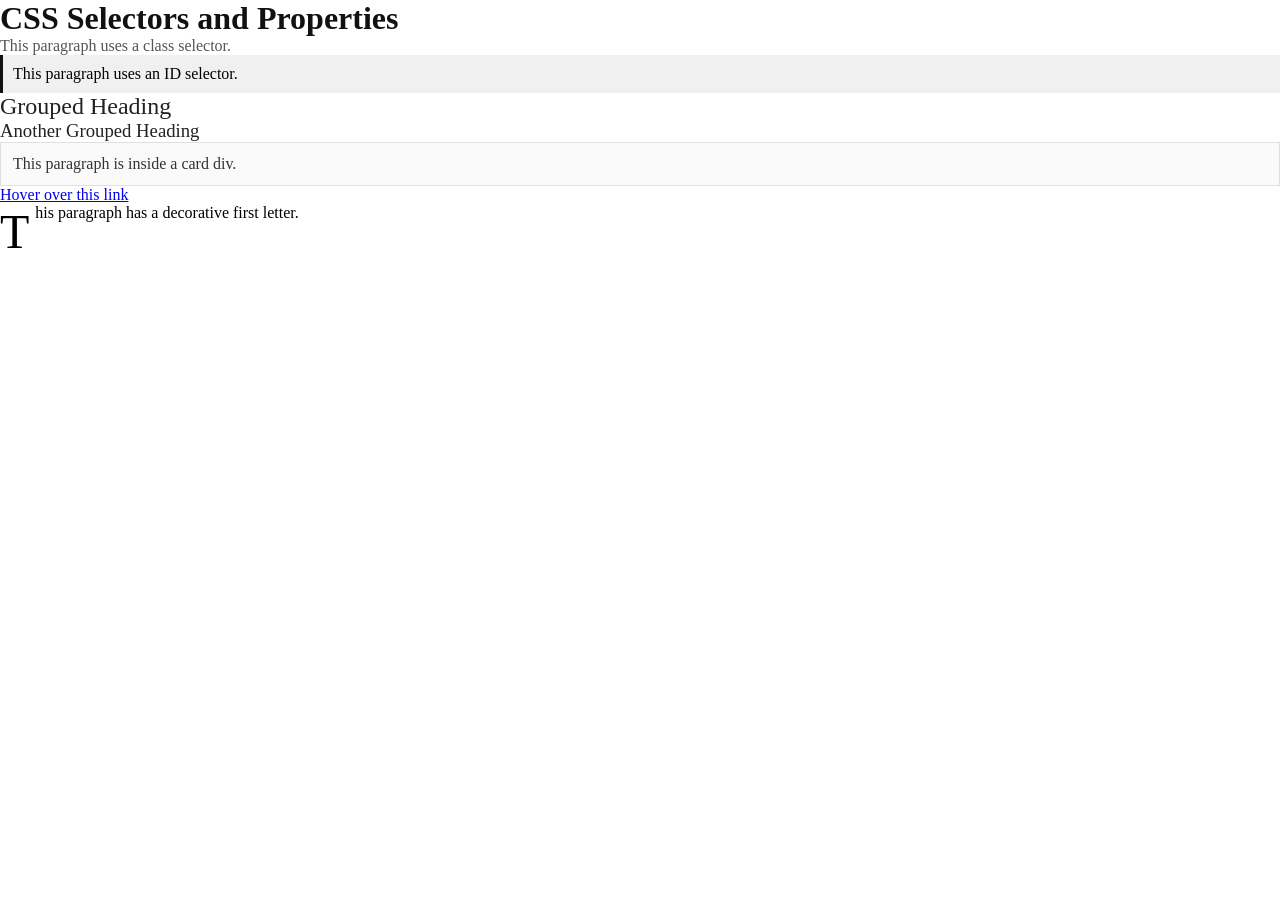
<file: 02-css/01-selectors-and-properties/index.html>
<!DOCTYPE html>
<html lang="en">
  <head>
    <meta charset="UTF-8" />
    <meta name="viewport" content="width=device-width, initial-scale=1.0" />
    <title>Selectors and Properties</title>
    <link rel="stylesheet" href="style.css" />
  </head>
  <body>

    <!-- Element selector target -->
    <h1>CSS Selectors and Properties</h1>

    <!-- Class selector target -->
    <p class="intro">This paragraph uses a class selector.</p>

    <!-- ID selector target -->
    <p id="highlight">This paragraph uses an ID selector.</p>

    <!-- Grouped selectors -->
    <h2>Grouped Heading</h2>
    <h3>Another Grouped Heading</h3>

    <!-- Descendant selector -->
    <div class="card">
      <p>This paragraph is inside a card div.</p>
    </div>

    <!-- Pseudo-class selector -->
    <a href="#">Hover over this link</a>

    <!-- Pseudo-element selector -->
    <p class="decorated">This paragraph has a decorative first letter.</p>

  </body>
</html>
</file>
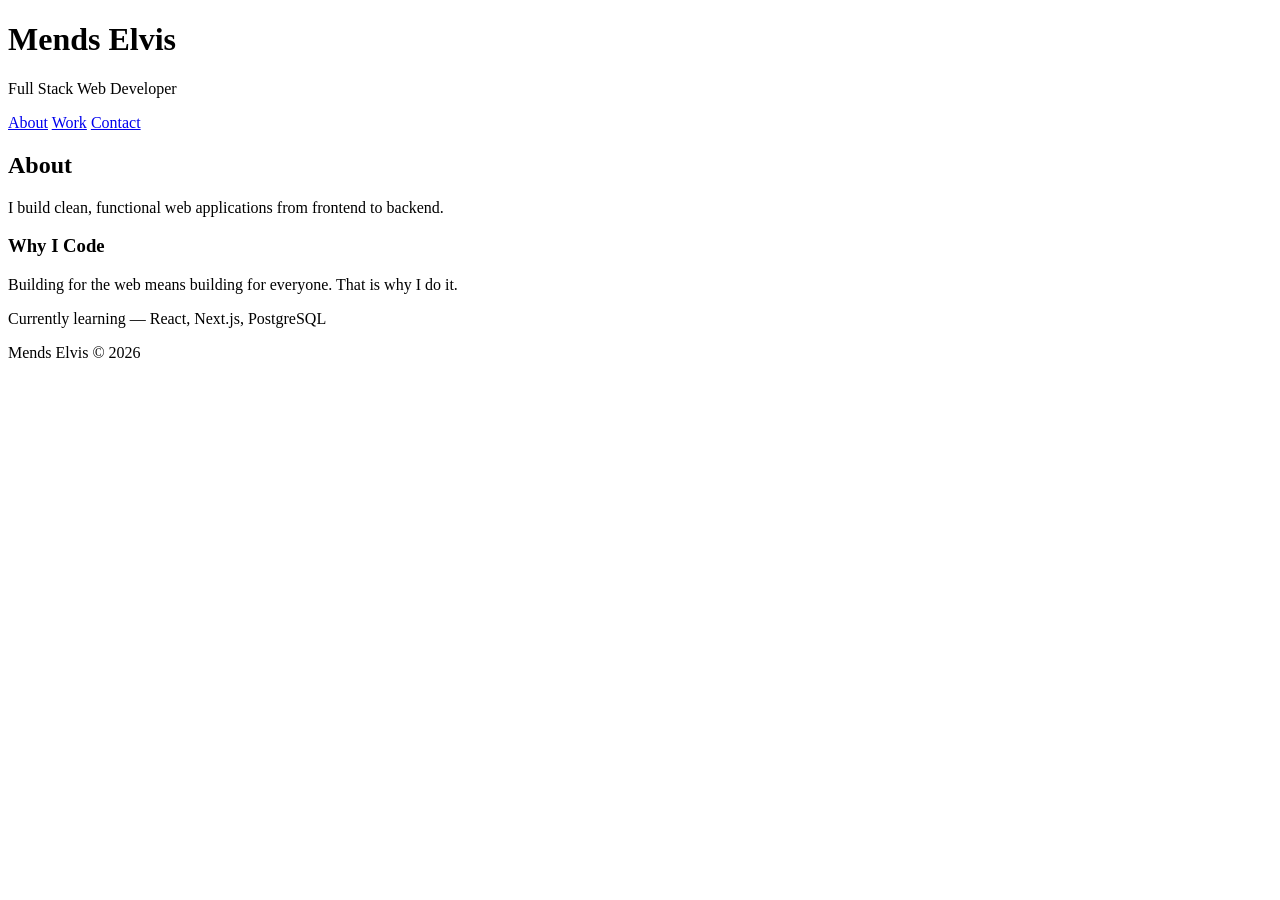
<file: 01-html/ 02-semantic-elements/       index.html/index.html>
<!DOCTYPE html>
<html lang="en">
  <head>
    <meta charset="UTF-8" />
    <meta name="viewport" content="width=device-width, initial-scale=1.0" />
    <title>Semantic Elements</title>
  </head>
  <body>

    <!-- Header — sits at the top of the page, holds the logo and nav -->
    <header>
      <h1>Mends Elvis</h1>
      <p>Full Stack Web Developer</p>
    </header>

    <!-- Nav — holds navigation links -->
    <nav>
      <a href="#about">About</a>
      <a href="#work">Work</a>
      <a href="#contact">Contact</a>
    </nav>

    <!-- Main — the primary content of the page -->
    <main>

      <!-- Section — a thematic grouping of content -->
      <section id="about">
        <h2>About</h2>
        <p>I build clean, functional web applications from frontend to backend.</p>
      </section>

      <!-- Article — self-contained content, like a blog post or card -->
      <article>
        <h3>Why I Code</h3>
        <p>Building for the web means building for everyone. That is why I do it.</p>
      </article>

      <!-- Aside — secondary content, related to the main content -->
      <aside>
        <p>Currently learning — React, Next.js, PostgreSQL</p>
      </aside>

    </main>

    <!-- Footer — sits at the bottom, holds copyright or links -->
    <footer>
      <p>Mends Elvis &copy; 2026</p>
    </footer>

  </body>
</html>
</file>
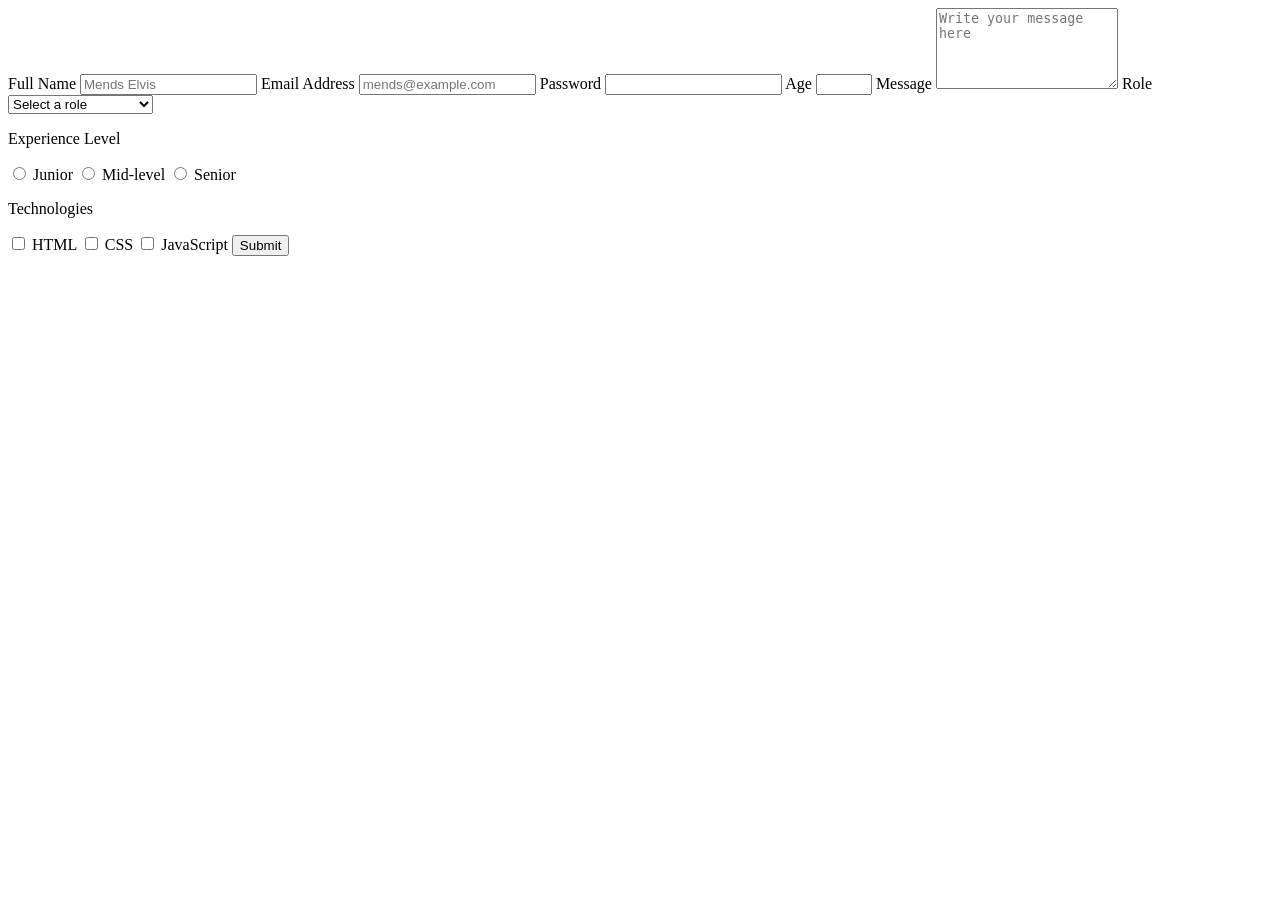
<file: 01-html/ 02-semantic-elements/       index.html/01-html/03-forms-and-inputs/index.html/index.html>
<!DOCTYPE html>
<html lang="en">
  <head>
    <meta charset="UTF-8" />
    <meta name="viewport" content="width=device-width, initial-scale=1.0" />
    <title>Forms and Inputs</title>
  </head>
  <body>

    <!-- Form — wraps all input elements and handles submission -->
    <form action="#" method="POST">

      <!-- Text input -->
      <label for="name">Full Name</label>
      <input type="text" id="name" name="name" placeholder="Mends Elvis" />

      <!-- Email input -->
      <label for="email">Email Address</label>
      <input type="email" id="email" name="email" placeholder="mends@example.com" />

      <!-- Password input -->
      <label for="password">Password</label>
      <input type="password" id="password" name="password" />

      <!-- Number input -->
      <label for="age">Age</label>
      <input type="number" id="age" name="age" min="1" max="100" />

      <!-- Textarea — multi-line text input -->
      <label for="message">Message</label>
      <textarea id="message" name="message" rows="5" placeholder="Write your message here"></textarea>

      <!-- Select dropdown -->
      <label for="role">Role</label>
      <select id="role" name="role">
        <option value="">Select a role</option>
        <option value="frontend">Frontend Developer</option>
        <option value="backend">Backend Developer</option>
        <option value="fullstack">Full Stack Developer</option>
      </select>

      <!-- Radio buttons -->
      <p>Experience Level</p>
      <input type="radio" id="junior" name="level" value="junior" />
      <label for="junior">Junior</label>

      <input type="radio" id="mid" name="level" value="mid" />
      <label for="mid">Mid-level</label>

      <input type="radio" id="senior" name="level" value="senior" />
      <label for="senior">Senior</label>

      <!-- Checkboxes -->
      <p>Technologies</p>
      <input type="checkbox" id="html" name="tech" value="html" />
      <label for="html">HTML</label>

      <input type="checkbox" id="css" name="tech" value="css" />
      <label for="css">CSS</label>

      <input type="checkbox" id="js" name="tech" value="js" />
      <label for="js">JavaScript</label>

      <!-- Submit button -->
      <button type="submit">Submit</button>

    </form>

  </body>
</html>
</file>
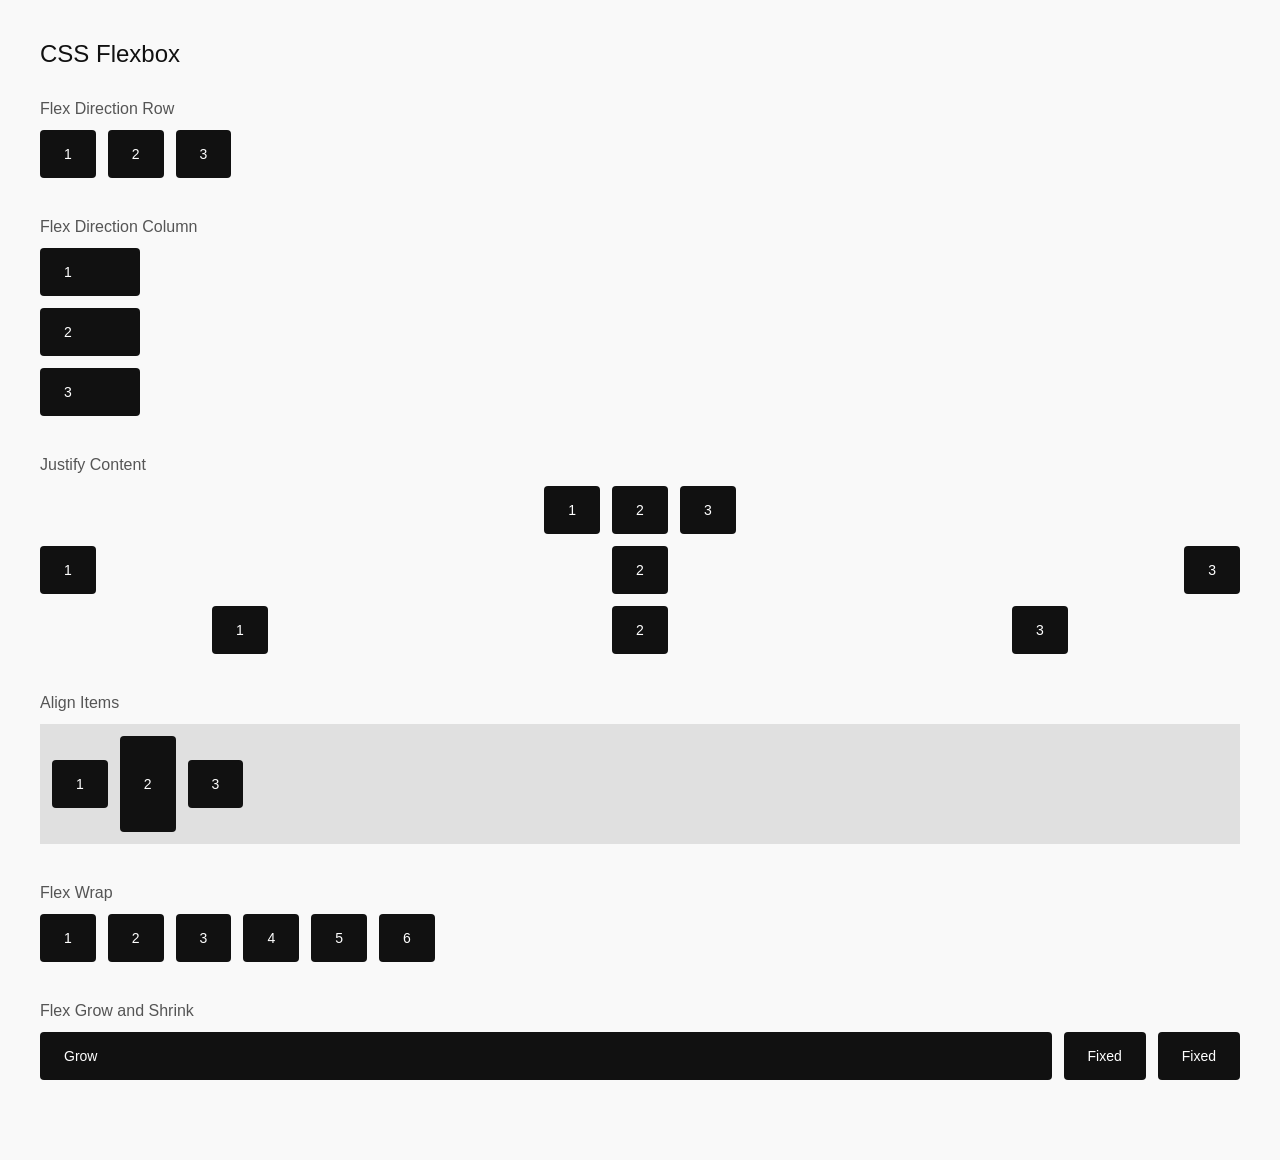
<file: 02-css/01-selectors-and-properties/02-css/02-box-model/02-css/03-flexbox/index.html>
<!DOCTYPE html>
<html lang="en">
  <head>
    <meta charset="UTF-8" />
    <meta name="viewport" content="width=device-width, initial-scale=1.0" />
    <title>Flexbox</title>
    <link rel="stylesheet" href="style.css" />
  </head>
  <body>

    <h1>CSS Flexbox</h1>

    <!-- Flex direction row -->
    <section>
      <h2>Flex Direction Row</h2>
      <div class="flex-row">
        <div class="item">1</div>
        <div class="item">2</div>
        <div class="item">3</div>
      </div>
    </section>

    <!-- Flex direction column -->
    <section>
      <h2>Flex Direction Column</h2>
      <div class="flex-column">
        <div class="item">1</div>
        <div class="item">2</div>
        <div class="item">3</div>
      </div>
    </section>

    <!-- Justify content -->
    <section>
      <h2>Justify Content</h2>
      <div class="justify-center">
        <div class="item">1</div>
        <div class="item">2</div>
        <div class="item">3</div>
      </div>
      <div class="justify-between">
        <div class="item">1</div>
        <div class="item">2</div>
        <div class="item">3</div>
      </div>
      <div class="justify-around">
        <div class="item">1</div>
        <div class="item">2</div>
        <div class="item">3</div>
      </div>
    </section>

    <!-- Align items -->
    <section>
      <h2>Align Items</h2>
      <div class="align-center">
        <div class="item">1</div>
        <div class="item tall">2</div>
        <div class="item">3</div>
      </div>
    </section>

    <!-- Flex wrap -->
    <section>
      <h2>Flex Wrap</h2>
      <div class="flex-wrap">
        <div class="item">1</div>
        <div class="item">2</div>
        <div class="item">3</div>
        <div class="item">4</div>
        <div class="item">5</div>
        <div class="item">6</div>
      </div>
    </section>

    <!-- Flex grow and shrink -->
    <section>
      <h2>Flex Grow and Shrink</h2>
      <div class="flex-grow-container">
        <div class="item grow">Grow</div>
        <div class="item">Fixed</div>
        <div class="item">Fixed</div>
      </div>
    </section>

  </body>
</html>
</file>
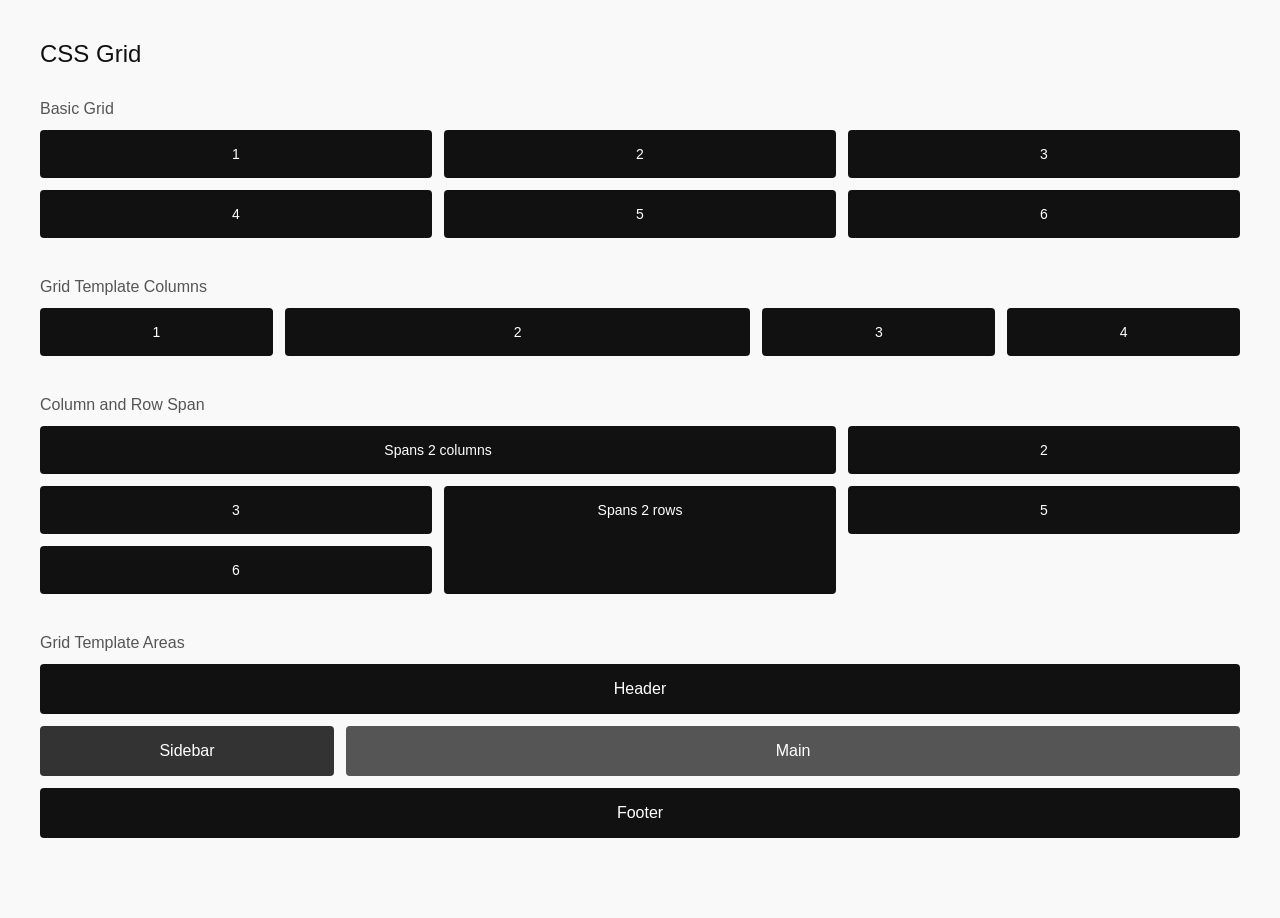
<file: 02-css/01-selectors-and-properties/02-css/02-box-model/02-css/03-flexbox/02-css/04-grid/index.html>
<!DOCTYPE html>
<html lang="en">
  <head>
    <meta charset="UTF-8" />
    <meta name="viewport" content="width=device-width, initial-scale=1.0" />
    <title>CSS Grid</title>
    <link rel="stylesheet" href="style.css" />
  </head>
  <body>

    <h1>CSS Grid</h1>

    <!-- Basic grid -->
    <section>
      <h2>Basic Grid</h2>
      <div class="basic-grid">
        <div class="item">1</div>
        <div class="item">2</div>
        <div class="item">3</div>
        <div class="item">4</div>
        <div class="item">5</div>
        <div class="item">6</div>
      </div>
    </section>

    <!-- Grid template columns -->
    <section>
      <h2>Grid Template Columns</h2>
      <div class="template-columns">
        <div class="item">1</div>
        <div class="item">2</div>
        <div class="item">3</div>
        <div class="item">4</div>
      </div>
    </section>

    <!-- Grid column and row span -->
    <section>
      <h2>Column and Row Span</h2>
      <div class="span-grid">
        <div class="item span-col">Spans 2 columns</div>
        <div class="item">2</div>
        <div class="item">3</div>
        <div class="item span-row">Spans 2 rows</div>
        <div class="item">5</div>
        <div class="item">6</div>
      </div>
    </section>

    <!-- Grid template areas -->
    <section>
      <h2>Grid Template Areas</h2>
      <div class="area-grid">
        <div class="header">Header</div>
        <div class="sidebar">Sidebar</div>
        <div class="main">Main</div>
        <div class="footer">Footer</div>
      </div>
    </section>

  </body>
</html>
</file>
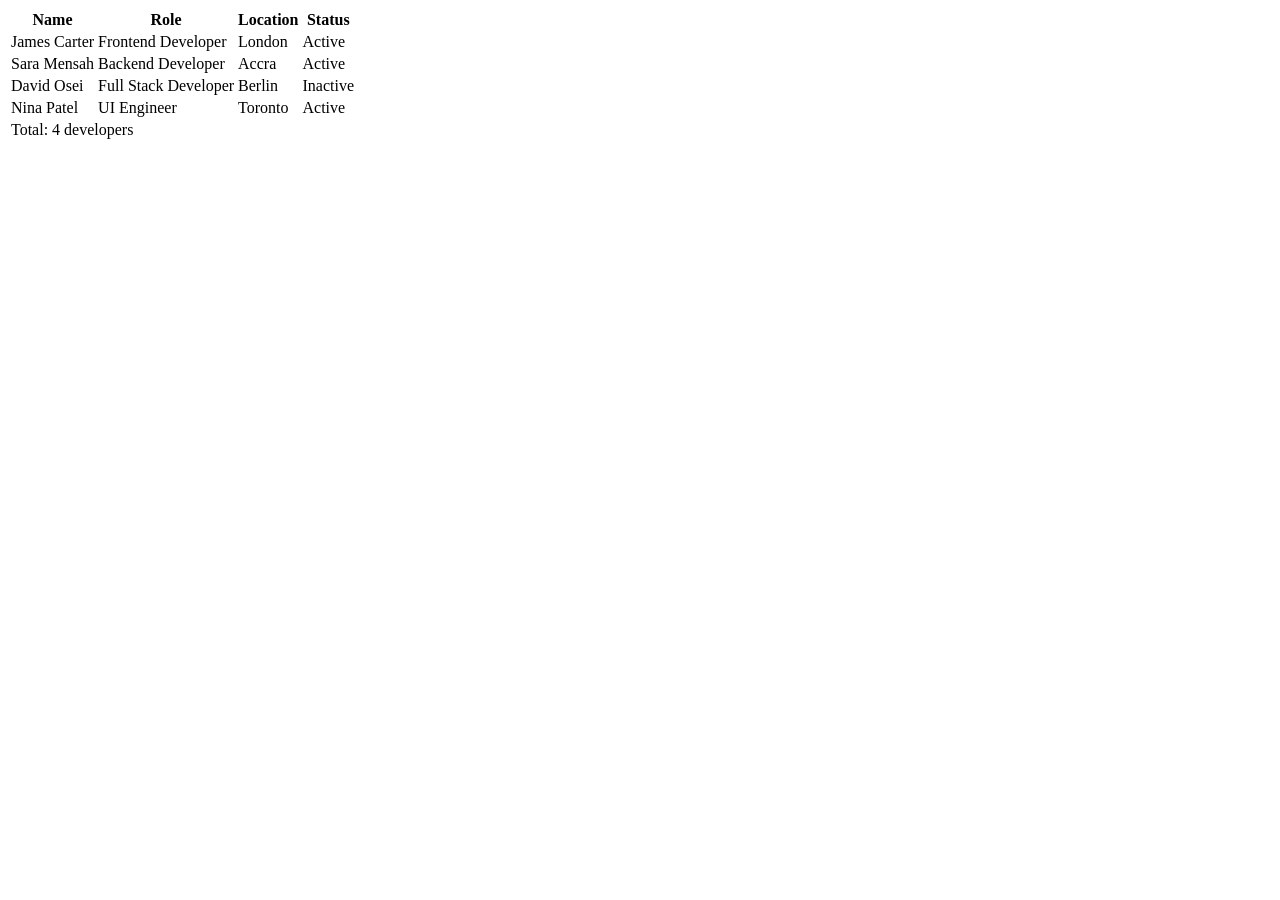
<file: 01-html/ 02-semantic-elements/       index.html/01-html/03-forms-and-inputs/index.html/01-html/04-tables/index.html/index.html>
<!DOCTYPE html>
<html lang="en">
  <head>
    <meta charset="UTF-8" />
    <meta name="viewport" content="width=device-width, initial-scale=1.0" />
    <title>Tables</title>
  </head>
  <body>

    <!-- Basic table structure -->
    <table>

      <!-- Table header -->
      <thead>
        <tr>
          <th>Name</th>
          <th>Role</th>
          <th>Location</th>
          <th>Status</th>
        </tr>
      </thead>

      <!-- Table body -->
      <tbody>
        <tr>
          <td>James Carter</td>
          <td>Frontend Developer</td>
          <td>London</td>
          <td>Active</td>
        </tr>
        <tr>
          <td>Sara Mensah</td>
          <td>Backend Developer</td>
          <td>Accra</td>
          <td>Active</td>
        </tr>
        <tr>
          <td>David Osei</td>
          <td>Full Stack Developer</td>
          <td>Berlin</td>
          <td>Inactive</td>
        </tr>
        <tr>
          <td>Nina Patel</td>
          <td>UI Engineer</td>
          <td>Toronto</td>
          <td>Active</td>
        </tr>
      </tbody>

      <!-- Table footer -->
      <tfoot>
        <tr>
          <td colspan="4">Total: 4 developers</td>
        </tr>
      </tfoot>

    </table>

  </body>
</html>
</file>
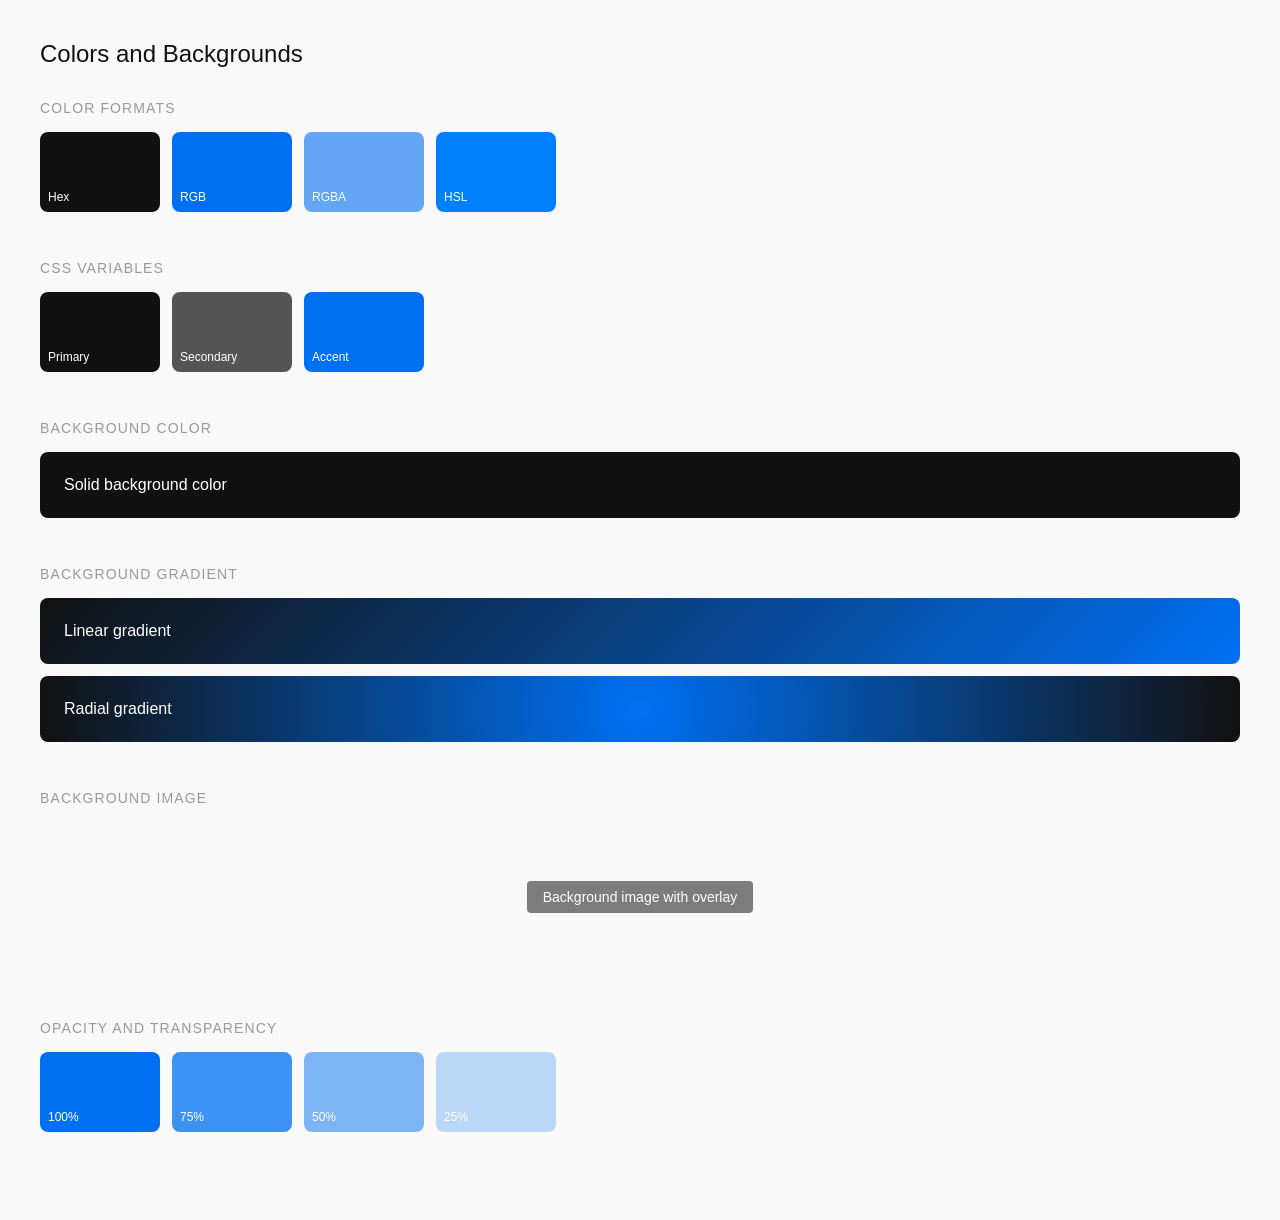
<file: 02-css/01-selectors-and-properties/02-css/02-box-model/02-css/03-flexbox/02-css/04-grid/02-css/02-css/06-colors-and-backgrounds/index.html>
<!DOCTYPE html>
<html lang="en">
  <head>
    <meta charset="UTF-8" />
    <meta name="viewport" content="width=device-width, initial-scale=1.0" />
    <title>Colors and Backgrounds</title>
    <link rel="stylesheet" href="style.css" />
  </head>
  <body>

    <h1>Colors and Backgrounds</h1>

    <!-- Color formats -->
    <section>
      <h2>Color Formats</h2>
      <div class="color-grid">
        <div class="swatch hex"><p>Hex</p></div>
        <div class="swatch rgb"><p>RGB</p></div>
        <div class="swatch rgba"><p>RGBA</p></div>
        <div class="swatch hsl"><p>HSL</p></div>
      </div>
    </section>

    <!-- CSS variables -->
    <section>
      <h2>CSS Variables</h2>
      <div class="color-grid">
        <div class="swatch primary"><p>Primary</p></div>
        <div class="swatch secondary"><p>Secondary</p></div>
        <div class="swatch accent"><p>Accent</p></div>
      </div>
    </section>

    <!-- Background color -->
    <section>
      <h2>Background Color</h2>
      <div class="bg-solid">
        <p>Solid background color</p>
      </div>
    </section>

    <!-- Background gradient -->
    <section>
      <h2>Background Gradient</h2>
      <div class="bg-linear"><p>Linear gradient</p></div>
      <div class="bg-radial"><p>Radial gradient</p></div>
    </section>

    <!-- Background image -->
    <section>
      <h2>Background Image</h2>
      <div class="bg-image">
        <p>Background image with overlay</p>
      </div>
    </section>

    <!-- Opacity and transparency -->
    <section>
      <h2>Opacity and Transparency</h2>
      <div class="color-grid">
        <div class="swatch opacity-100"><p>100%</p></div>
        <div class="swatch opacity-75"><p>75%</p></div>
        <div class="swatch opacity-50"><p>50%</p></div>
        <div class="swatch opacity-25"><p>25%</p></div>
      </div>
    </section>

  </body>
</html>
</file>
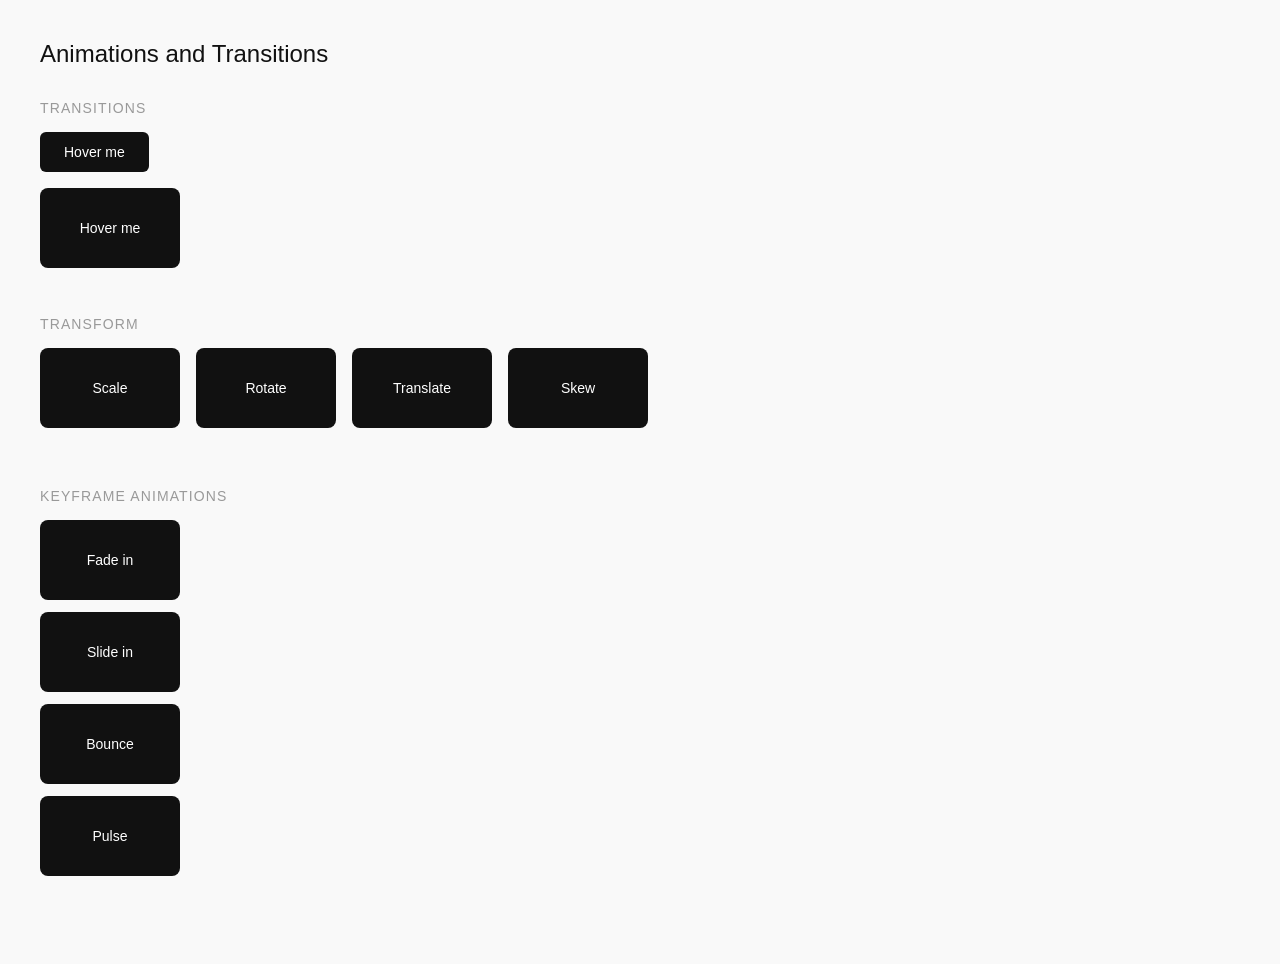
<file: 02-css/01-selectors-and-properties/02-css/02-box-model/02-css/03-flexbox/02-css/04-grid/02-css/02-css/06-colors-and-backgrounds/02-css/07-animations-and-transitions/index.html>
<!DOCTYPE html>
<html lang="en">
  <head>
    <meta charset="UTF-8" />
    <meta name="viewport" content="width=device-width, initial-scale=1.0" />
    <title>Animations and Transitions</title>
    <link rel="stylesheet" href="style.css" />
  </head>
  <body>

    <h1>Animations and Transitions</h1>

    <!-- Transitions -->
    <section>
      <h2>Transitions</h2>
      <button class="btn-transition">Hover me</button>
      <div class="box-transition">Hover me</div>
    </section>

    <!-- Transform -->
    <section>
      <h2>Transform</h2>
      <div class="transform-grid">
        <div class="box transform-scale">Scale</div>
        <div class="box transform-rotate">Rotate</div>
        <div class="box transform-translate">Translate</div>
        <div class="box transform-skew">Skew</div>
      </div>
    </section>

    <!-- Keyframe animations -->
    <section>
      <h2>Keyframe Animations</h2>
      <div class="box animate-fade">Fade in</div>
      <div class="box animate-slide">Slide in</div>
      <div class="box animate-bounce">Bounce</div>
      <div class="box animate-pulse">Pulse</div>
    </section>

  </body>
</html>
</file>
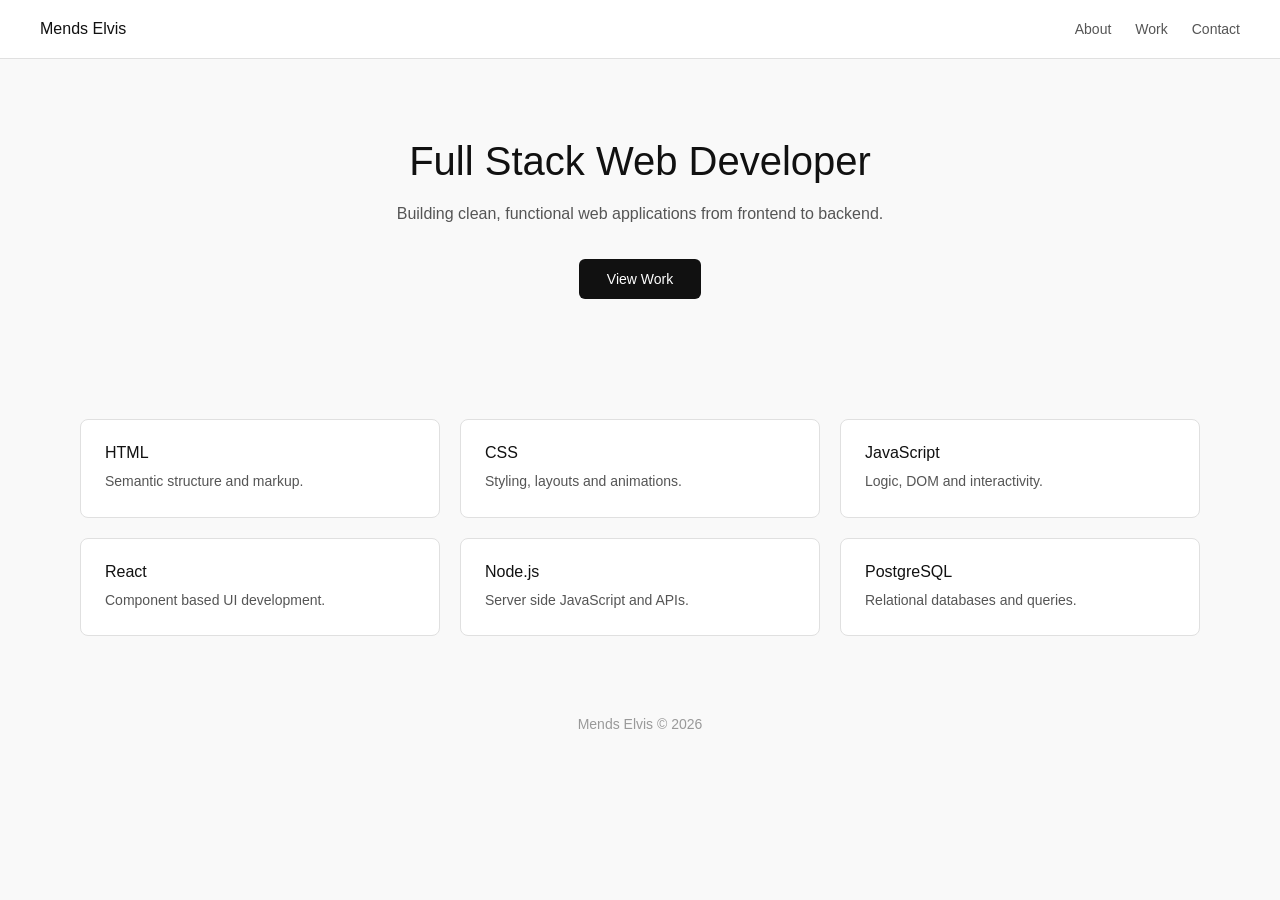
<file: 02-css/01-selectors-and-properties/02-css/02-box-model/02-css/03-flexbox/02-css/04-grid/02-css/02-css/06-colors-and-backgrounds/02-css/07-animations-and-transitions/02-css/08-responsive-design/index.html>
<!DOCTYPE html>
<html lang="en">
  <head>
    <meta charset="UTF-8" />
    <meta name="viewport" content="width=device-width, initial-scale=1.0" />
    <title>Responsive Design</title>
    <link rel="stylesheet" href="style.css" />
  </head>
  <body>

    <!-- Navigation -->
    <header>
      <nav>
        <div class="logo">Mends Elvis</div>
        <ul class="nav-links">
          <li><a href="#">About</a></li>
          <li><a href="#">Work</a></li>
          <li><a href="#">Contact</a></li>
        </ul>
        <div class="hamburger">☰</div>
      </nav>
    </header>

    <!-- Hero -->
    <section class="hero">
      <h1>Full Stack Web Developer</h1>
      <p>Building clean, functional web applications from frontend to backend.</p>
      <a href="#" class="btn">View Work</a>
    </section>

    <!-- Cards grid -->
    <section class="cards">
      <div class="card">
        <h3>HTML</h3>
        <p>Semantic structure and markup.</p>
      </div>
      <div class="card">
        <h3>CSS</h3>
        <p>Styling, layouts and animations.</p>
      </div>
      <div class="card">
        <h3>JavaScript</h3>
        <p>Logic, DOM and interactivity.</p>
      </div>
      <div class="card">
        <h3>React</h3>
        <p>Component based UI development.</p>
      </div>
      <div class="card">
        <h3>Node.js</h3>
        <p>Server side JavaScript and APIs.</p>
      </div>
      <div class="card">
        <h3>PostgreSQL</h3>
        <p>Relational databases and queries.</p>
      </div>
    </section>

    <!-- Footer -->
    <footer>
      <p>Mends Elvis &copy; 2026</p>
    </footer>

  </body>
</html>
</file>
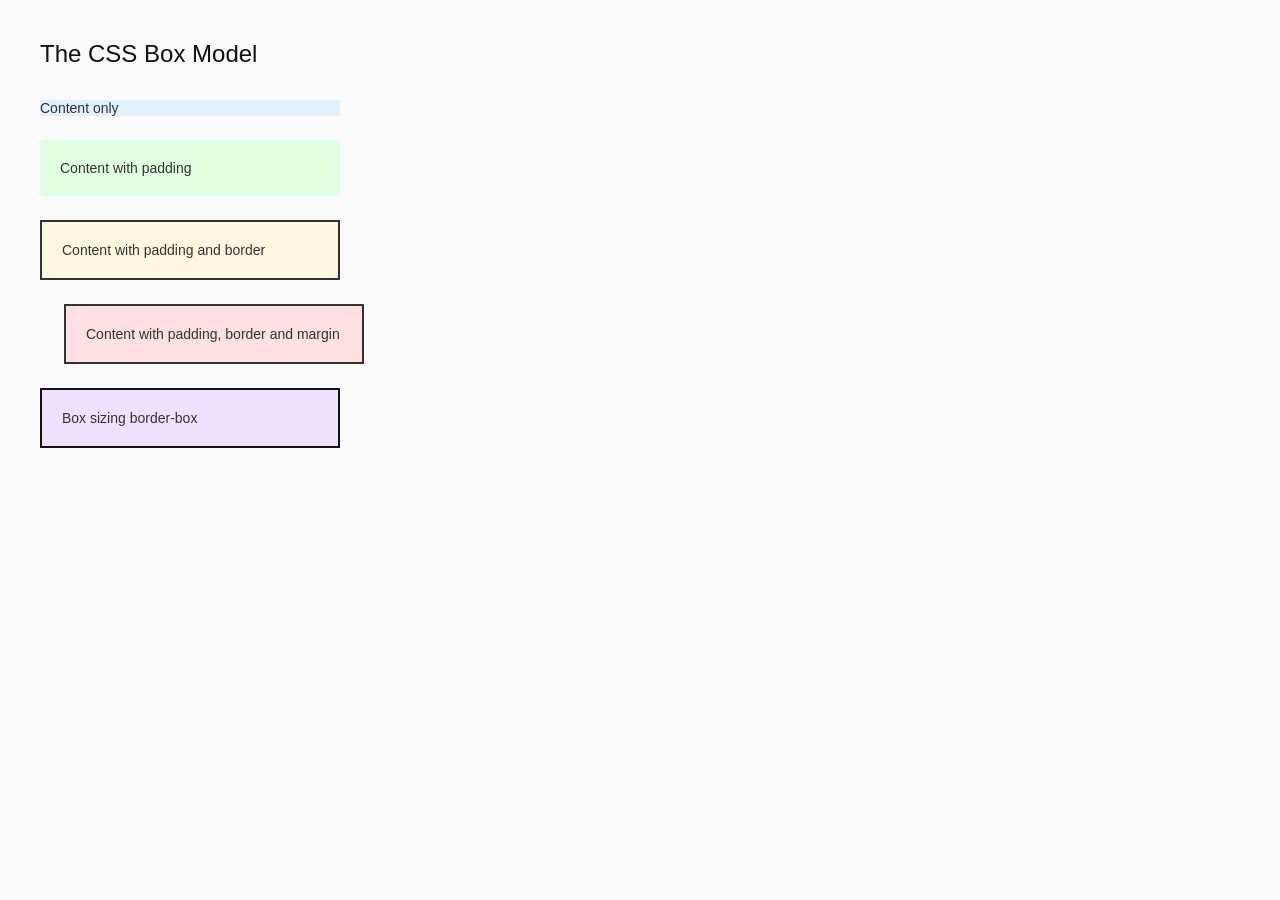
<file: 02-css/01-selectors-and-properties/02-css/02-box-model/ index.html>
<!DOCTYPE html>
<html lang="en">
  <head>
    <meta charset="UTF-8" />
    <meta name="viewport" content="width=device-width, initial-scale=1.0" />
    <title>Box Model</title>
    <link rel="stylesheet" href="style.css" />
  </head>
  <body>

    <h1>The CSS Box Model</h1>

    <!-- Content only -->
    <div class="box content-only">
      <p>Content only</p>
    </div>

    <!-- Content with padding -->
    <div class="box with-padding">
      <p>Content with padding</p>
    </div>

    <!-- Content with padding and border -->
    <div class="box with-border">
      <p>Content with padding and border</p>
    </div>

    <!-- Content with padding, border and margin -->
    <div class="box with-margin">
      <p>Content with padding, border and margin</p>
    </div>

    <!-- Box sizing demonstration -->
    <div class="box box-border">
      <p>Box sizing border-box</p>
    </div>

  </body>
</html>
</file>
<file: 02-css/01-selectors-and-properties/style.css>
/* Element selector */
h1 {
  font-size: 32px;
  color: #111;
}

/* Class selector */
.intro {
  font-size: 16px;
  color: #555;
}

/* ID selector */
#highlight {
  background-color: #f0f0f0;
  padding: 10px;
  border-left: 3px solid #111;
}

/* Grouped selectors */
h2, h3 {
  font-weight: 500;
  color: #222;
}

/* Descendant selector */
.card p {
  color: #333;
  padding: 12px;
  background-color: #fafafa;
  border: 1px solid #e0e0e0;
}

/* Pseudo-class selector */
a:hover {
  color: #0070f3;
  text-decoration: underline;
}

/* Pseudo-element selector */
.decorated::first-letter {
  font-size: 48px;
  font-weight: 500;
  float: left;
  margin-right: 6px;
}

/* Universal selector */
* {
  box-sizing: border-box;
  margin: 0;
  padding: 0;
}
</file>
<file: 02-css/01-selectors-and-properties/02-css/02-box-model/02-css/03-flexbox/style.css>
* {
  margin: 0;
  padding: 0;
  box-sizing: border-box;
}

body {
  font-family: sans-serif;
  padding: 40px;
  background-color: #f9f9f9;
  color: #111;
}

h1 {
  font-size: 24px;
  font-weight: 500;
  margin-bottom: 32px;
}

h2 {
  font-size: 16px;
  font-weight: 500;
  margin-bottom: 12px;
  color: #555;
}

section {
  margin-bottom: 40px;
}

.item {
  background-color: #111;
  color: #fff;
  padding: 16px 24px;
  font-size: 14px;
  border-radius: 4px;
}

.tall {
  padding: 40px 24px;
}

/* Flex row */
.flex-row {
  display: flex;
  flex-direction: row;
  gap: 12px;
}

/* Flex column */
.flex-column {
  display: flex;
  flex-direction: column;
  gap: 12px;
  width: 100px;
}

/* Justify content */
.justify-center {
  display: flex;
  justify-content: center;
  gap: 12px;
  margin-bottom: 12px;
}

.justify-between {
  display: flex;
  justify-content: space-between;
  margin-bottom: 12px;
}

.justify-around {
  display: flex;
  justify-content: space-around;
}

/* Align items */
.align-center {
  display: flex;
  align-items: center;
  gap: 12px;
  background-color: #e0e0e0;
  padding: 12px;
  height: 120px;
}

/* Flex wrap */
.flex-wrap {
  display: flex;
  flex-wrap: wrap;
  gap: 12px;
}

/* Flex grow */
.flex-grow-container {
  display: flex;
  gap: 12px;
}

.grow {
  flex-grow: 1;
}
</file>
<file: 02-css/01-selectors-and-properties/02-css/02-box-model/02-css/03-flexbox/02-css/04-grid/style.css>
* {
  margin: 0;
  padding: 0;
  box-sizing: border-box;
}

body {
  font-family: sans-serif;
  padding: 40px;
  background-color: #f9f9f9;
  color: #111;
}

h1 {
  font-size: 24px;
  font-weight: 500;
  margin-bottom: 32px;
}

h2 {
  font-size: 16px;
  font-weight: 500;
  margin-bottom: 12px;
  color: #555;
}

section {
  margin-bottom: 40px;
}

.item {
  background-color: #111;
  color: #fff;
  padding: 16px;
  font-size: 14px;
  border-radius: 4px;
  text-align: center;
}

/* Basic grid */
.basic-grid {
  display: grid;
  grid-template-columns: repeat(3, 1fr);
  gap: 12px;
}

/* Template columns */
.template-columns {
  display: grid;
  grid-template-columns: 1fr 2fr 1fr 1fr;
  gap: 12px;
}

/* Span grid */
.span-grid {
  display: grid;
  grid-template-columns: repeat(3, 1fr);
  gap: 12px;
}

.span-col {
  grid-column: span 2;
}

.span-row {
  grid-row: span 2;
}

/* Template areas */
.area-grid {
  display: grid;
  grid-template-areas:
    "header header header"
    "sidebar main main"
    "footer footer footer";
  grid-template-columns: 1fr 2fr 1fr;
  gap: 12px;
}

.header {
  grid-area: header;
  background-color: #111;
  color: #fff;
  padding: 16px;
  border-radius: 4px;
  text-align: center;
}

.sidebar {
  grid-area: sidebar;
  background-color: #333;
  color: #fff;
  padding: 16px;
  border-radius: 4px;
  text-align: center;
}

.main {
  grid-area: main;
  background-color: #555;
  color: #fff;
  padding: 16px;
  border-radius: 4px;
  text-align: center;
}

.footer {
  grid-area: footer;
  background-color: #111;
  color: #fff;
  padding: 16px;
  border-radius: 4px;
  text-align: center;
}
</file>
<file: 02-css/01-selectors-and-properties/02-css/02-box-model/02-css/03-flexbox/02-css/04-grid/02-css/02-css/06-colors-and-backgrounds/style.css>
* {
  margin: 0;
  padding: 0;
  box-sizing: border-box;
}

:root {
  --color-primary: #111;
  --color-secondary: #555;
  --color-accent: #0070f3;
}

body {
  font-family: sans-serif;
  padding: 40px;
  background-color: #f9f9f9;
  color: #111;
}

h1 {
  font-size: 24px;
  font-weight: 500;
  margin-bottom: 32px;
}

h2 {
  font-size: 14px;
  font-weight: 500;
  color: #999;
  margin-bottom: 16px;
  text-transform: uppercase;
  letter-spacing: 0.08em;
}

section {
  margin-bottom: 48px;
}

.color-grid {
  display: flex;
  gap: 12px;
  flex-wrap: wrap;
}

.swatch {
  width: 120px;
  height: 80px;
  border-radius: 8px;
  display: flex;
  align-items: flex-end;
  padding: 8px;
}

.swatch p {
  font-size: 12px;
  color: #fff;
  font-weight: 500;
}

/* Color formats */
.hex { background-color: #111; }
.rgb { background-color: rgb(0, 112, 243); }
.rgba { background-color: rgba(0, 112, 243, 0.6); }
.hsl { background-color: hsl(210, 100%, 50%); }

/* CSS variables */
.primary { background-color: var(--color-primary); }
.secondary { background-color: var(--color-secondary); }
.accent { background-color: var(--color-accent); }

/* Background color */
.bg-solid {
  background-color: #111;
  color: #fff;
  padding: 24px;
  border-radius: 8px;
}

/* Gradients */
.bg-linear {
  background: linear-gradient(135deg, #111, #0070f3);
  color: #fff;
  padding: 24px;
  border-radius: 8px;
  margin-bottom: 12px;
}

.bg-radial {
  background: radial-gradient(circle, #0070f3, #111);
  color: #fff;
  padding: 24px;
  border-radius: 8px;
}

/* Background image */
.bg-image {
  background-image: url('https://picsum.photos/800/200');
  background-size: cover;
  background-position: center;
  height: 150px;
  border-radius: 8px;
  display: flex;
  align-items: center;
  justify-content: center;
}

.bg-image p {
  background-color: rgba(0, 0, 0, 0.5);
  color: #fff;
  padding: 8px 16px;
  border-radius: 4px;
  font-size: 14px;
}

/* Opacity */
.opacity-100 { background-color: #0070f3; }
.opacity-75 { background-color: rgba(0, 112, 243, 0.75); }
.opacity-50 { background-color: rgba(0, 112, 243, 0.5); }
.opacity-25 { background-color: rgba(0, 112, 243, 0.25); }
</file>
<file: 02-css/01-selectors-and-properties/02-css/02-box-model/02-css/03-flexbox/02-css/04-grid/02-css/02-css/06-colors-and-backgrounds/02-css/07-animations-and-transitions/style.css>
* {
  margin: 0;
  padding: 0;
  box-sizing: border-box;
}

body {
  font-family: sans-serif;
  padding: 40px;
  background-color: #f9f9f9;
  color: #111;
}

h1 {
  font-size: 24px;
  font-weight: 500;
  margin-bottom: 32px;
}

h2 {
  font-size: 14px;
  font-weight: 500;
  color: #999;
  margin-bottom: 16px;
  text-transform: uppercase;
  letter-spacing: 0.08em;
}

section {
  margin-bottom: 48px;
}

.box {
  width: 140px;
  height: 80px;
  background-color: #111;
  color: #fff;
  border-radius: 8px;
  display: flex;
  align-items: center;
  justify-content: center;
  font-size: 14px;
  margin-bottom: 12px;
}

/* Transitions */
.btn-transition {
  padding: 12px 24px;
  background-color: #111;
  color: #fff;
  border: none;
  border-radius: 6px;
  font-size: 14px;
  cursor: pointer;
  transition: background-color 0.3s ease, transform 0.2s ease;
  margin-bottom: 16px;
  display: block;
}

.btn-transition:hover {
  background-color: #0070f3;
  transform: translateY(-2px);
}

.box-transition {
  width: 140px;
  height: 80px;
  background-color: #111;
  color: #fff;
  border-radius: 8px;
  display: flex;
  align-items: center;
  justify-content: center;
  font-size: 14px;
  transition: background-color 0.3s ease, border-radius 0.3s ease;
  cursor: pointer;
}

.box-transition:hover {
  background-color: #0070f3;
  border-radius: 50%;
}

/* Transform */
.transform-grid {
  display: flex;
  gap: 16px;
  flex-wrap: wrap;
}

.transform-scale:hover { transform: scale(1.2); transition: transform 0.3s ease; }
.transform-rotate:hover { transform: rotate(45deg); transition: transform 0.3s ease; }
.transform-translate:hover { transform: translateX(20px); transition: transform 0.3s ease; }
.transform-skew:hover { transform: skewX(15deg); transition: transform 0.3s ease; }

/* Keyframe animations */
@keyframes fadeIn {
  from { opacity: 0; }
  to { opacity: 1; }
}

@keyframes slideIn {
  from { transform: translateX(-40px); opacity: 0; }
  to { transform: translateX(0); opacity: 1; }
}

@keyframes bounce {
  0%, 100% { transform: translateY(0); }
  50% { transform: translateY(-20px); }
}

@keyframes pulse {
  0%, 100% { transform: scale(1); }
  50% { transform: scale(1.1); }
}

.animate-fade { animation: fadeIn 1s ease forwards; }
.animate-slide { animation: slideIn 1s ease forwards; }
.animate-bounce { animation: bounce 1s ease infinite; }
.animate-pulse { animation: pulse 1.5s ease infinite; }
</file>
<file: 02-css/01-selectors-and-properties/02-css/02-box-model/02-css/03-flexbox/02-css/04-grid/02-css/02-css/06-colors-and-backgrounds/02-css/07-animations-and-transitions/02-css/08-responsive-design/style.css>
* {
  margin: 0;
  padding: 0;
  box-sizing: border-box;
}

body {
  font-family: sans-serif;
  background-color: #f9f9f9;
  color: #111;
}

/* Navigation */
nav {
  display: flex;
  justify-content: space-between;
  align-items: center;
  padding: 20px 40px;
  background-color: #fff;
  border-bottom: 1px solid #e0e0e0;
}

.logo {
  font-size: 16px;
  font-weight: 500;
}

.nav-links {
  display: flex;
  gap: 24px;
  list-style: none;
}

.nav-links a {
  text-decoration: none;
  font-size: 14px;
  color: #555;
}

.hamburger {
  display: none;
  font-size: 24px;
  cursor: pointer;
}

/* Hero */
.hero {
  padding: 80px 40px;
  max-width: 800px;
  margin: 0 auto;
  text-align: center;
}

.hero h1 {
  font-size: 40px;
  font-weight: 500;
  margin-bottom: 16px;
}

.hero p {
  font-size: 16px;
  color: #555;
  margin-bottom: 32px;
  line-height: 1.7;
}

.btn {
  display: inline-block;
  padding: 12px 28px;
  background-color: #111;
  color: #fff;
  text-decoration: none;
  border-radius: 6px;
  font-size: 14px;
}

/* Cards */
.cards {
  display: grid;
  grid-template-columns: repeat(3, 1fr);
  gap: 20px;
  padding: 40px;
  max-width: 1200px;
  margin: 0 auto;
}

.card {
  background-color: #fff;
  border: 1px solid #e0e0e0;
  border-radius: 8px;
  padding: 24px;
}

.card h3 {
  font-size: 16px;
  font-weight: 500;
  margin-bottom: 8px;
}

.card p {
  font-size: 14px;
  color: #555;
  line-height: 1.6;
}

/* Footer */
footer {
  text-align: center;
  padding: 40px;
  font-size: 14px;
  color: #999;
}

/* Tablet — 768px and below */
@media (max-width: 768px) {
  .nav-links {
    display: none;
  }

  .hamburger {
    display: block;
  }

  .hero {
    padding: 60px 24px;
  }

  .hero h1 {
    font-size: 28px;
  }

  .cards {
    grid-template-columns: repeat(2, 1fr);
    padding: 24px;
  }
}

/* Mobile — 480px and below */
@media (max-width: 480px) {
  nav {
    padding: 16px 24px;
  }

  .hero h1 {
    font-size: 22px;
  }

  .cards {
    grid-template-columns: 1fr;
  }
}
</file>
<file: 02-css/01-selectors-and-properties/02-css/02-box-model/style.css>
* {
  margin: 0;
  padding: 0;
  box-sizing: border-box;
}

body {
  font-family: sans-serif;
  padding: 40px;
  background-color: #f9f9f9;
}

h1 {
  font-size: 24px;
  font-weight: 500;
  margin-bottom: 32px;
  color: #111;
}

.box {
  width: 300px;
  background-color: #fff;
  margin-bottom: 24px;
}

.content-only {
  background-color: #e0f0ff;
}

.with-padding {
  padding: 20px;
  background-color: #e0ffe0;
}

.with-border {
  padding: 20px;
  border: 2px solid #333;
  background-color: #fff5e0;
}

.with-margin {
  padding: 20px;
  border: 2px solid #333;
  margin: 24px;
  background-color: #ffe0e0;
}

.box-border {
  width: 300px;
  padding: 20px;
  border: 2px solid #111;
  box-sizing: border-box;
  background-color: #f0e0ff;
}

p {
  font-size: 14px;
  color: #333;
}
</file>
